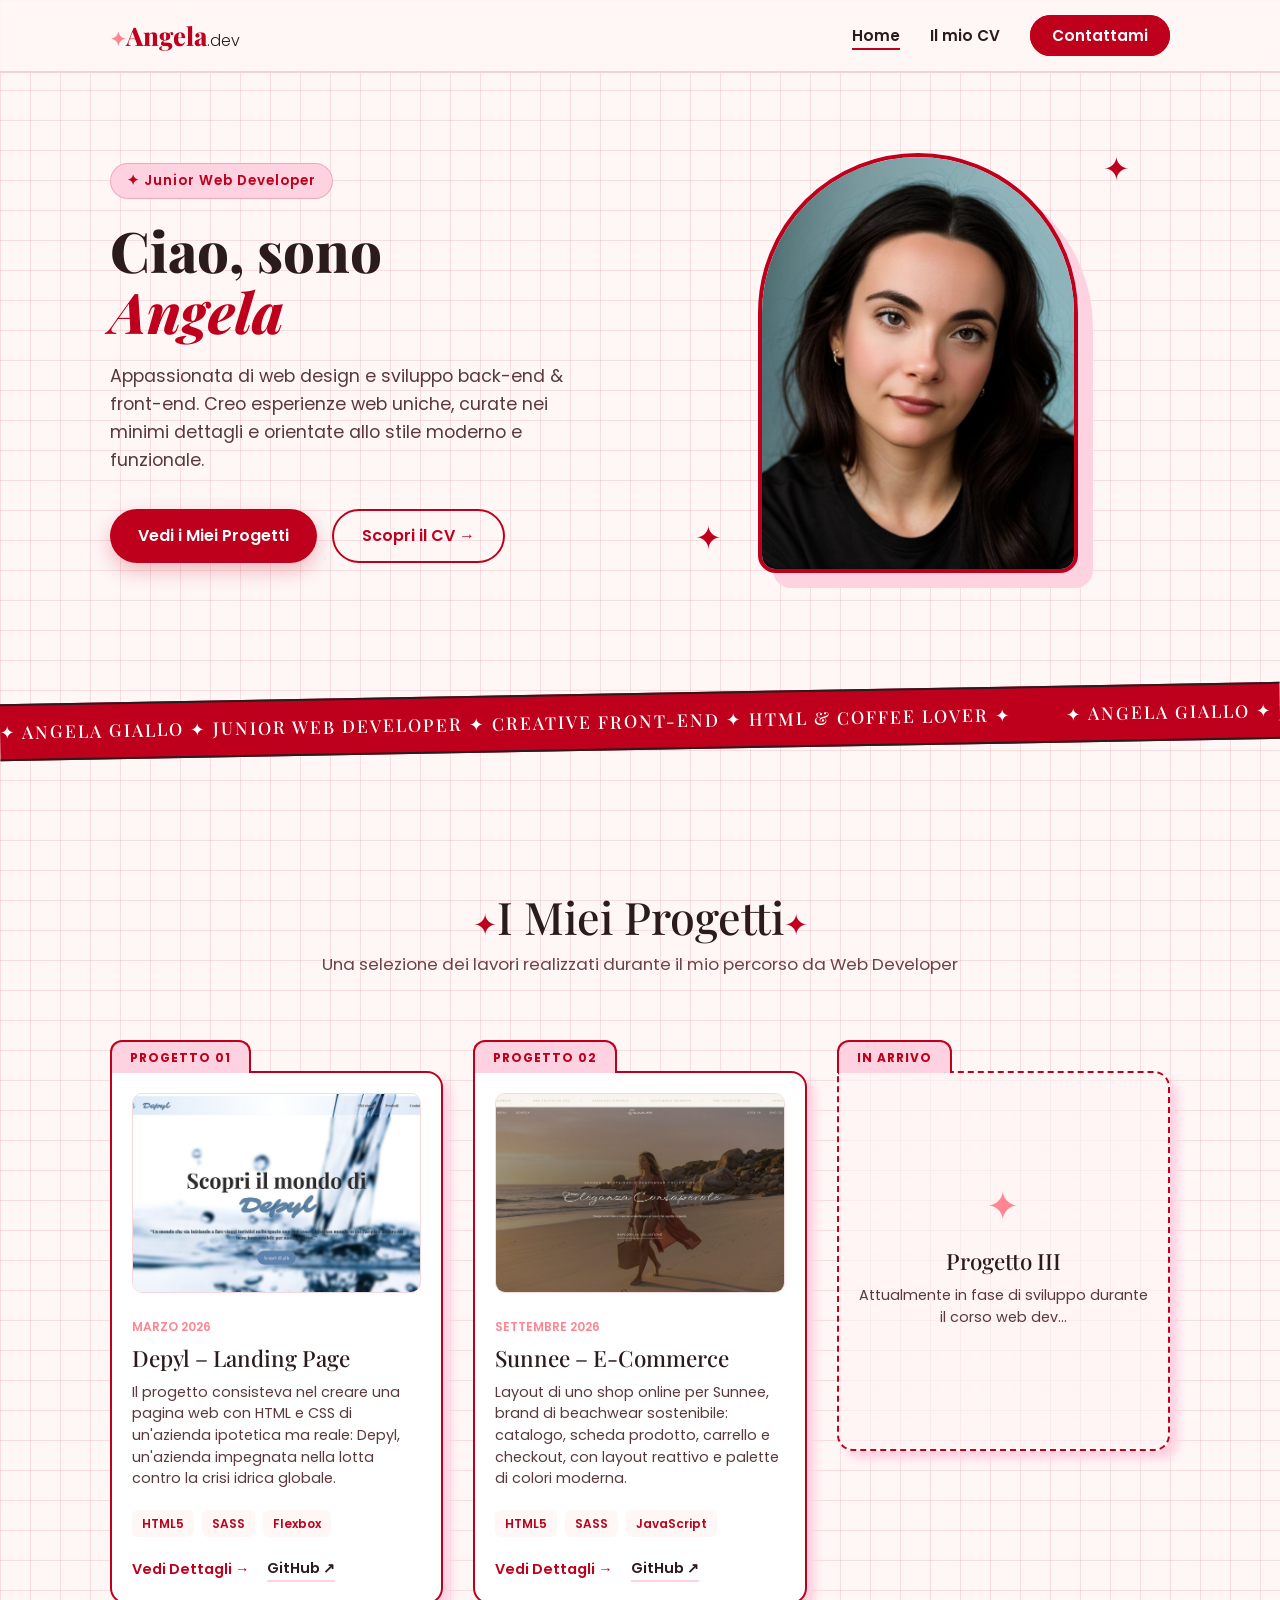
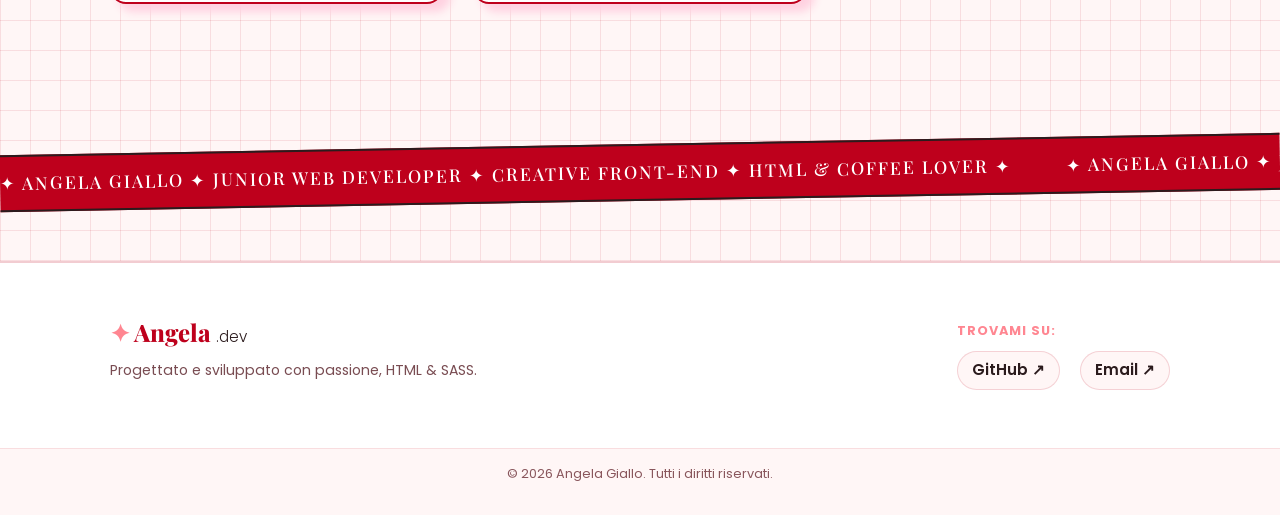
<file: index.html>
<!DOCTYPE html>
<html lang="it">
    <head>
        <meta charset="UTF-8">
        <meta name="viewport" content="width=device-width, initial-scale=1.0">
        <meta name="description" content="Portfolio di Angela Giallo - Web Developer">
        <title>Il Mio Portfolio | Web Developer</title> 
        <link rel="shortcut icon" href="assets/favicon/favicon.png" type="image/x-icon">
        <!-- Bootstrap 5 CSS -->
        <link href="https://cdn.jsdelivr.net/npm/bootstrap@5.3.3/dist/css/bootstrap.min.css" rel="stylesheet" integrity="sha384-QWTKZyjpPEjISv5WaRU9OFeRpok6YctnYmDr5pNlyT2bRjXh0JMhjY6hW+ALEwIH" crossorigin="anonymous">
        <link rel="stylesheet" href="assets/css/css/styles.css">
    </head>
    <body class="bg-grid-pattern">
        <!-- HEADER / NAVBAR -->
        <header class="navbar-sticky">
            <div class="nav-container">
                <!-- logo -->
                <a href="index.html" class="nav-logo">
                    <span class="sparkle">✦</span>Angela<span class="highlight">.dev</span>
                </a>

                <!-- bottone hamburger (visibile solo su mobile) -->
                <button class="nav-toggle" type="button" data-bs-toggle="collapse" data-bs-target="#menu-principale" aria-controls="menu-principale" aria-expanded="false" aria-label="Apri il menu">
                    <span></span>
                    <span></span>
                    <span></span>
                </button>

                <!-- menu di navigazione -->
                <nav class="nav-menu collapse" id="menu-principale">
                    <ul>
                        <li><a href="index.html" class="active">Home</a></li>
                        <li><a href="cv.html">Il mio CV</a></li>
                        <li><a href="contatti.html" class="btn-nav">Contattami</a></li>
                    </ul>
                </nav>
            </div>
        </header>

        <main>
            <!-- HERO SECTION -->
            <section class="hero-section">
                <div class="hero-container">
                    <!-- Colonna testo -->
                    <div class="hero-content">
                        <span class="badge-tag">✦ Junior Web Developer</span>
                        <h1 class="hero-title">Ciao, sono <br><span class="highlight-name">Angela</span></h1>
                        <p class="hero-description">
                            Appassionata di web design e sviluppo back-end & front-end. Creo esperienze web uniche, curate nei minimi dettagli
                            e orientate allo stile moderno e funzionale.
                        </p>
                        <div class="hero-button">
                            <a href="#progetti" class="btn-primary">Vedi i Miei Progetti</a>
                            <a href="cv.html" class="btn-secondary">Scopri il CV <span>→</span></a>
                        </div>
                    </div>

                    <!-- Colonna immagine profilo -->
                    <div class="hero-image-wrapper">
                        <div class="hero-image-card">
                            <img src="assets/img/photo-profile.jpg">
                            <span class="sparkle-deco sparkle-top">✦</span>
                            <span class="sparkle-deco sparkle-bottom">✦</span>
                        </div>
                    </div>
                </div>
            </section>

            <!-- MARQUEE TICKER BAR -->
            <div class="marquee-wrapper">
                <div class="marquee-content">
                <span>✦ ANGELA GIALLO ✦ JUNIOR WEB DEVELOPER ✦ CREATIVE FRONT-END ✦ HTML & COFFEE LOVER ✦</span>
                <span>✦ ANGELA GIALLO ✦ JUNIOR WEB DEVELOPER ✦ CREATIVE FRONT-END ✦ HTML & COFFEE LOVER ✦</span>
                </div>
            </div>

   
            <!-- SEZIONE PROGETTI -->
            <section id="progetti" class="projects-section">
                <div class="section-header">
                    <h2><span class="sparkle">✦</span>I Miei Progetti<span class="sparkle">✦</span></h2>
                    <p>Una selezione dei lavori realizzati durante il mio percorso da Web Developer</p>
                </div>

                    <!-- griglia progetti -->
                    <div class="projects-grid">
                        <!-- progetto 1 -->
                        <article class="project-card">
                            <div class="folder-tab">PROGETTO 01</div>
                            <div class="card-inner">
                                <div class="project-img">
                                    <img src="assets/img/progetti/depyl-hero.jpg" alt="Anteprima della landing page Depyl">
                                </div>
                                <div class="project-content">
                                    <span class="project-date">MARZO 2026</span>
                                    <h3>Depyl – Landing Page</h3>
                                    <p>Il progetto consisteva nel creare una pagina web con HTML e CSS di un'azienda ipotetica ma reale: Depyl, un'azienda impegnata nella lotta contro la crisi idrica globale.</p>
                                    <div class="tags">
                                        <span>HTML5</span>
                                        <span>SASS</span>
                                        <span>Flexbox</span>
                                    </div>
                                    <div class="project-links">
                                        <button type="button" class="btn-project" data-bs-toggle="modal" data-bs-target="#modal-depyl">Vedi Dettagli <span>→</span></button>
                                        <a href="https://github.com/angi3xD/Depyl" class="btn-github" target="_blank" rel="noopener">GitHub ↗</a>
                                    </div>
                                </div>
                            </div>
                        </article>

                        <!-- progetto 2 -->
                        <article class="project-card">
                            <div class="folder-tab">PROGETTO 02</div>
                            <div class="card-inner">
                                <div class="project-img">
                                    <img src="assets/img/progetti/sunnee-hero.jpg" alt="Anteprima dell'e-commerce Sunnee">
                                </div>
                                <div class="project-content">
                                    <span class="project-date">SETTEMBRE 2026</span>
                                    <h3>Sunnee – E-Commerce</h3>
                                    <p>Layout di uno shop online per Sunnee, brand di beachwear sostenibile: catalogo, scheda prodotto, carrello e checkout, con layout reattivo e palette di colori moderna.</p>
                                    <div class="tags">
                                        <span>HTML5</span>
                                        <span>SASS</span>
                                        <span>JavaScript</span>
                                    </div>
                                    <div class="project-links">
                                        <button type="button" class="btn-project" data-bs-toggle="modal" data-bs-target="#modal-sunnee">Vedi Dettagli <span>→</span></button>
                                        <a href="https://github.com/angi3xD/Sunnee" class="btn-github" target="_blank" rel="noopener">GitHub ↗</a>
                                    </div>
                                </div>
                            </div>
                        </article>

                        <!-- progetto 3 (In Arrivo) -->
                        <article class="project-card coming-soon">
                            <div class="folder-tab">IN ARRIVO</div>
                            <div class="card-inner">
                                <div class="project-content center-content">
                                    <span class="sparkle-big">✦</span>
                                    <h3>Progetto III</h3>
                                    <p>Attualmente in fase di sviluppo durante il corso web dev...</p>
                                </div>
                            </div>
                        </article>
                    </div>
            </section>

            <!-- ================= MARQUEE TICKER BAR ================= -->
            <div class="marquee-wrapper">
                <div class="marquee-content">
                <span>✦ ANGELA GIALLO ✦ JUNIOR WEB DEVELOPER ✦ CREATIVE FRONT-END ✦ HTML & COFFEE LOVER ✦</span>
                <span>✦ ANGELA GIALLO ✦ JUNIOR WEB DEVELOPER ✦ CREATIVE FRONT-END ✦ HTML & COFFEE LOVER ✦</span>
                </div>
            </div>      
        </main>

        <!-- FOOTER -->
        <footer class="main-footer">
            <div class="footer-container">
                <div class="footer-brand">
                    <a href="index.html" class="footer-logo">
                        <span class="sparkle">✦</span> Angela <span class="highlight">.dev</span>
                    </a>
                    <p>Progettato e sviluppato con passione, HTML & SASS.</p>
                </div>

                <div class="footer-socials">
                    <span>Trovami su:</span>
                    <ul>
                        <li><a href="https://github.com/angi3xD" target="_blank" rel="noopener">GitHub ↗</a></li>
                       <!-- Da riattivare quando il profilo è pronto <li><a href="https://linkedin.com" target="_blank" rel="noopener">LinkedIn ↗</a></li>-->
                        <li><a href="contatti.html">Email ↗</a></li>
                    </ul>
                </div>
            </div>

            <div class="footer-bottom">
                <p>© 2026 Angela Giallo. Tutti i diritti riservati.</p>
            </div>
        </footer>


        <!-- MODALE DEPYL – LANDING PAGE -->
        <div class="modal fade project-modal" id="modal-depyl" tabindex="-1" aria-labelledby="modal-depyl-title" aria-hidden="true">
            <div class="modal-dialog modal-xl modal-dialog-centered">
                <div class="modal-content">
                    <div class="modal-header">
                        <h3 class="modal-title" id="modal-depyl-title"><span class="sparkle">✦</span> Depyl – Landing Page</h3>
                        <button type="button" class="btn-close" data-bs-dismiss="modal" aria-label="Chiudi"></button>
                    </div>
                    <div class="modal-body">
                        <div id="carousel-depyl" class="carousel slide">
                            <div class="carousel-inner">
                            <div class="carousel-item active">
                                <div class="slide-frame">
                                    <img src="assets/img/progetti/depyl-hero.jpg" alt="Hero della landing page Depyl">
                                </div>
                                <p class="slide-caption">Hero – versione desktop</p>
                            </div>
                            <div class="carousel-item">
                                <div class="slide-frame slide-scroll">
                                    <img src="assets/img/progetti/depyl-pagina-completa.jpg" alt="Pagina completa Depyl">
                                </div>
                                <p class="slide-caption">Pagina completa (scorri per vederla tutta)</p>
                            </div>
                            <div class="carousel-item">
                                <div class="slide-frame">
                                    <img src="assets/img/progetti/depyl-mobile.jpg" alt="Depyl su mobile">
                                </div>
                                <p class="slide-caption">Versione mobile</p>
                            </div>
                            </div>
                            <button class="carousel-control-prev" type="button" data-bs-target="#carousel-depyl" data-bs-slide="prev">
                                <span class="carousel-control-prev-icon" aria-hidden="true"></span>
                                <span class="visually-hidden">Precedente</span>
                            </button>
                            <button class="carousel-control-next" type="button" data-bs-target="#carousel-depyl" data-bs-slide="next">
                                <span class="carousel-control-next-icon" aria-hidden="true"></span>
                                <span class="visually-hidden">Successiva</span>
                            </button>
                        </div>
                    </div>
                    <div class="modal-footer">
                        <a href="https://github.com/angi3xD/Depyl" class="btn-modal-github" target="_blank" rel="noopener">Vedi il codice su GitHub ↗</a>
                    </div>
                </div>
            </div>
        </div>

        <!-- MODALE SUNNEE – E-COMMERCE -->
        <div class="modal fade project-modal" id="modal-sunnee" tabindex="-1" aria-labelledby="modal-sunnee-title" aria-hidden="true">
            <div class="modal-dialog modal-xl modal-dialog-centered">
                <div class="modal-content">
                    <div class="modal-header">
                        <h3 class="modal-title" id="modal-sunnee-title"><span class="sparkle">✦</span> Sunnee – E-Commerce</h3>
                        <button type="button" class="btn-close" data-bs-dismiss="modal" aria-label="Chiudi"></button>
                    </div>
                    <div class="modal-body">
                        <div id="carousel-sunnee" class="carousel slide">
                            <div class="carousel-inner">
                            <div class="carousel-item active">
                                <div class="slide-frame">
                                    <img src="assets/img/progetti/sunnee-hero.jpg" alt="Homepage Sunnee">
                                </div>
                                <p class="slide-caption">Homepage</p>
                            </div>
                            <div class="carousel-item">
                                <div class="slide-frame">
                                    <img src="assets/img/progetti/sunnee-shop.jpg" alt="Catalogo prodotti Sunnee">
                                </div>
                                <p class="slide-caption">Catalogo prodotti</p>
                            </div>
                            <div class="carousel-item">
                                <div class="slide-frame">
                                    <img src="assets/img/progetti/sunnee-prodotto.jpg" alt="Scheda prodotto Sunnee">
                                </div>
                                <p class="slide-caption">Scheda prodotto</p>
                            </div>
                            <div class="carousel-item">
                                <div class="slide-frame">
                                    <img src="assets/img/progetti/sunnee-checkout.jpg" alt="Checkout Sunnee">
                                </div>
                                <p class="slide-caption">Checkout</p>
                            </div>
                            <div class="carousel-item">
                                <div class="slide-frame">
                                    <img src="assets/img/progetti/sunnee-mobile.jpg" alt="Sunnee su mobile">
                                </div>
                                <p class="slide-caption">Versione mobile: home, catalogo e carrello</p>
                            </div>
                            </div>
                            <button class="carousel-control-prev" type="button" data-bs-target="#carousel-sunnee" data-bs-slide="prev">
                                <span class="carousel-control-prev-icon" aria-hidden="true"></span>
                                <span class="visually-hidden">Precedente</span>
                            </button>
                            <button class="carousel-control-next" type="button" data-bs-target="#carousel-sunnee" data-bs-slide="next">
                                <span class="carousel-control-next-icon" aria-hidden="true"></span>
                                <span class="visually-hidden">Successiva</span>
                            </button>
                        </div>
                    </div>
                    <div class="modal-footer">
                        <a href="https://github.com/angi3xD/Sunnee" class="btn-modal-github" target="_blank" rel="noopener">Vedi il codice su GitHub ↗</a>
                    </div>
                </div>
            </div>
        </div>

        <!-- Bootstrap 5 Bundle JS -->
        <script src="https://cdn.jsdelivr.net/npm/bootstrap@5.3.3/dist/js/bootstrap.bundle.min.js" integrity="sha384-YvpcrYf0tY3lHB60NNkmXc5s9fDVZLESaAA55NDzOxhy9GkcIdslK1eN7N6jIeHz" crossorigin="anonymous"></script>    
    </body>
</html>
</file>
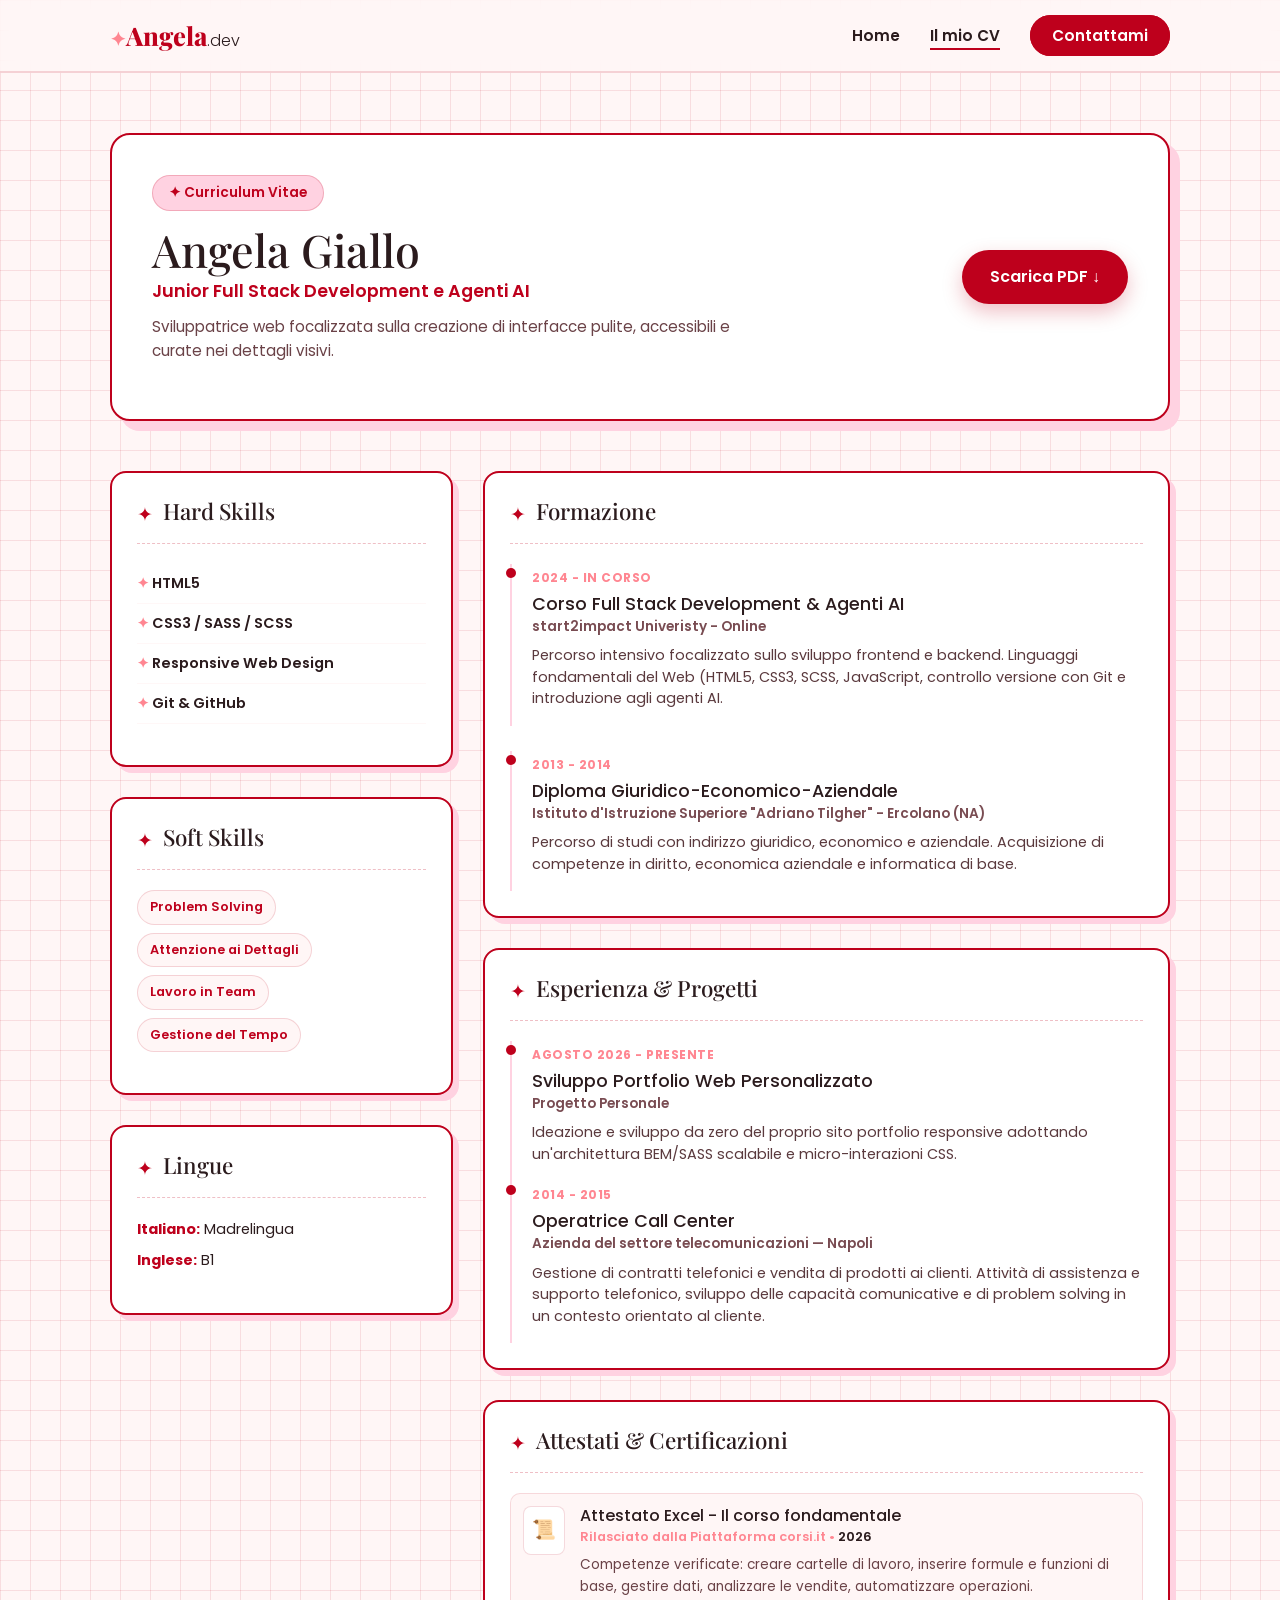
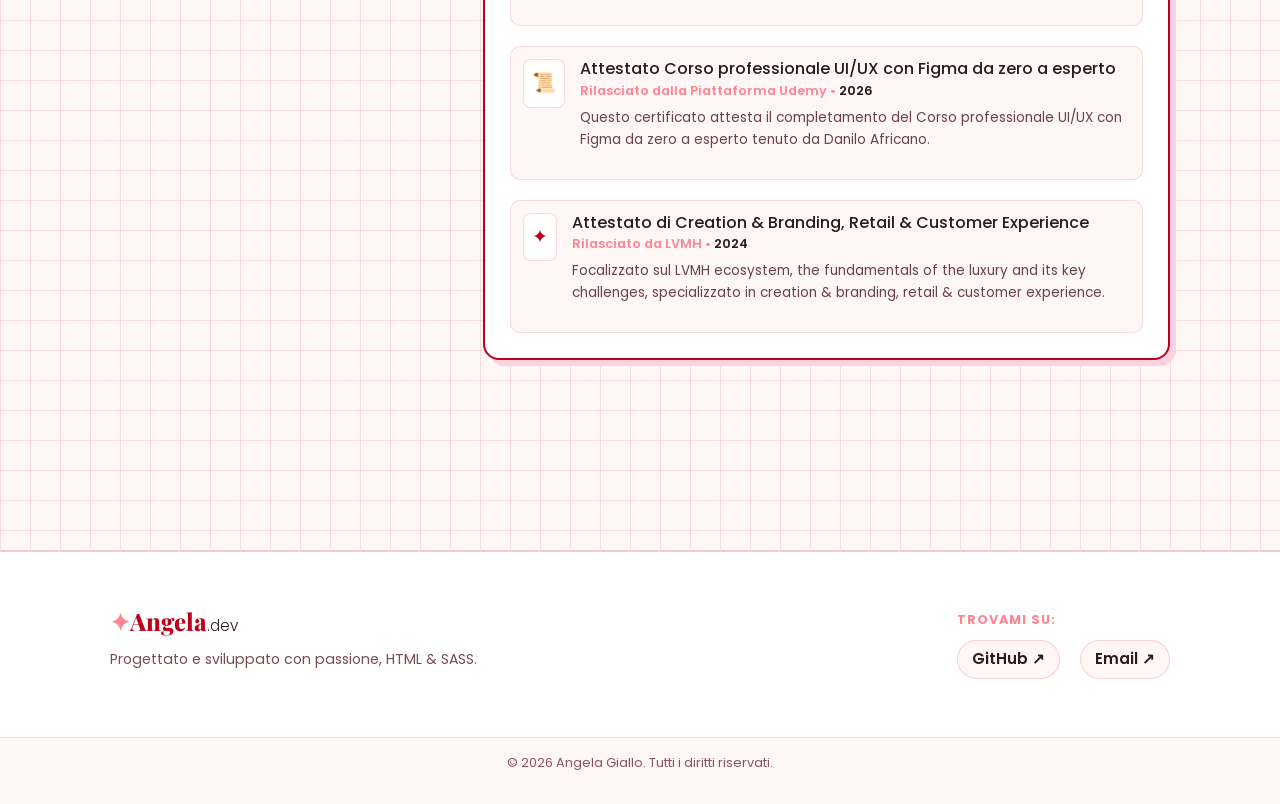
<file: cv.html>
<!DOCTYPE html>
<html lang="it">
  <head>
    <meta charset="UTF-8">
    <meta name="viewport" content="width=device-width, initial-scale=1.0">
    <title>Curriculum Vitae | Angela Giallo</title>
    <link rel="shortcut icon" href="assets/favicon/favicon.png" type="image/x-icon">
    <link rel="preconnect" href="https://fonts.googleapis.com">
    <link rel="preconnect" href="https://fonts.gstatic.com" crossorigin>
    <link href="https://fonts.googleapis.com/css2?family=Playfair+Display:ital,wght@0,600;0,800;1,600&family=Plus+Jakarta+Sans:wght@400;500;600;700&display=swap" rel="stylesheet">
    <!-- Bootstrap 5 CSS -->
    <link href="https://cdn.jsdelivr.net/npm/bootstrap@5.3.3/dist/css/bootstrap.min.css" rel="stylesheet" integrity="sha384-QWTKZyjpPEjISv5WaRU9OFeRpok6YctnYmDr5pNlyT2bRjXh0JMhjY6hW+ALEwIH" crossorigin="anonymous">
    <link rel="stylesheet" href="assets/css/css/styles.css">
  </head>
  <body class="bg-grid-pattern">
    <!-- HEADER / NAVBAR -->
    <header class="navbar-sticky">
      <div class="nav-container">
        <a href="index.html" class="nav-logo">
          <span class="sparkle">✦</span>Angela<span class="highlight">.dev</span>
        </a>

        <!-- Bottone hamburger (visibile solo su mobile) -->
        <button class="nav-toggle" type="button" data-bs-toggle="collapse" data-bs-target="#menu-principale" aria-controls="menu-principale" aria-expanded="false" aria-label="Apri il menu">
          <span></span>
          <span></span>
          <span></span>
        </button>

              
        <nav class="nav-menu collapse" id="menu-principale">
          <ul>
            <li><a href="index.html">Home</a></li>
            <li><a href="cv.html" class="active">Il mio CV</a></li>
            <li><a href="contatti.html" class="btn-nav">Contattami</a></li>
          </ul>
        </nav>
      </div>
    </header>

      <!--  CONTENUTO CV -->
      <main class="cv-section">
        <div class="cv-container">
        
        <!-- Intestazione CV -->
          <header class="cv-header-card">
            <div class="cv-intro">
                <span class="badge-tag">✦ Curriculum Vitae</span>
              <h1>Angela Giallo</h1>
              <h2>Junior Full Stack Development e Agenti AI</h2>
              <p>Sviluppatrice web focalizzata sulla creazione di interfacce pulite, accessibili e curate nei dettagli visivi.</p>
            </div>

            <div class="cv-action">
              <a href="assets/docs/Angela_Giallo_CV.pdf" class="btn-primary" download="Angela_Giallo_CV.pdf">Scarica PDF <span>↓</span></a>
            </div>
          </header>

        <!-- Griglia Contenuti CV -->
          <div class="cv-grid">
          
          <!-- Colonna Sinistra: Skills & Lingue -->
          <aside class="cv-sidebar">
            
            <!-- Box Competenze Tecniche -->
            <div class="cv-card">
              <div class="card-title">
                <span class="sparkle">✦</span>
                <h3>Hard Skills</h3>
              </div>
              <ul class="skills-list">
                <li><span>HTML5</span></li>
                <li><span>CSS3 / SASS / SCSS</span></li>
                <li><span>Responsive Web Design</span></li>
                <li><span>Git & GitHub</span></li>
              </ul>
            </div>

            <!-- Box Soft Skills -->
            <div class="cv-card">
              <div class="card-title">
                <span class="sparkle">✦</span>
                <h3>Soft Skills</h3>
              </div>
              <ul class="tags-list">
                <li>Problem Solving</li>
                <li>Attenzione ai Dettagli</li>
                <li>Lavoro in Team</li>
                <li>Gestione del Tempo</li>
              </ul>
            </div>

            <!-- Box Lingue -->
            <div class="cv-card">
              <div class="card-title">
                <span class="sparkle">✦</span>
                <h3>Lingue</h3>
              </div>
              <ul class="languages-list">
                <li><strong>Italiano:</strong> Madrelingua</li>
                <li><strong>Inglese:</strong> B1</li>
              </ul>
            </div>

          </aside>

          <!-- Colonna Destra: Formazione ed Esperienza -->
          <section class="cv-main-content">
            
            <!-- Sezione Formazione -->
            <div class="cv-card">
              <div class="card-title">
                <span class="sparkle">✦</span>
                <h3>Formazione</h3>
              </div>
              
              <div class="timeline">
                <div class="timeline-item">
                  <span class="timeline-date">2024 - IN CORSO</span>
                  <h4>Corso Full Stack Development & Agenti AI</h4>
                  <p class="timeline-place">start2impact Univeristy - Online</p>
                  <p>Percorso intensivo focalizzato sullo sviluppo frontend e backend. Linguaggi fondamentali del Web (HTML5, CSS3, SCSS, JavaScript, controllo versione con Git e introduzione agli agenti AI.</p>
                </div>

                <div class="timeline-item">
                  <span class="timeline-date">2013 - 2014</span>
                  <h4>Diploma Giuridico-Economico-Aziendale</h4>
                  <p class="timeline-place">Istituto d'Istruzione Superiore "Adriano Tilgher" - Ercolano (NA)</p>
                  <p>Percorso di studi con indirizzo giuridico, economico e aziendale. Acquisizione di competenze in diritto, economica aziendale e informatica di base.</p>
                </div>
              </div>
            </div>

            <!-- Sezione Esperienze / Progetti -->
            <div class="cv-card">
              <div class="card-title">
                <span class="sparkle">✦</span>
                <h3>Esperienza & Progetti</h3>
              </div>
              
              <div class="timeline">
                <div class="timeline-item">
                  <span class="timeline-date">AGOSTO 2026 - PRESENTE</span>
                  <h4>Sviluppo Portfolio Web Personalizzato</h4>
                  <p class="timeline-place">Progetto Personale</p>
                  <p>Ideazione e sviluppo da zero del proprio sito portfolio responsive adottando un'architettura BEM/SASS scalabile e micro-interazioni CSS.</p>
                </div>
              </div>

              <div class="timeline">
                <div class="timeline-item">
                  <span class="timeline-date">2014 - 2015 </span>
                  <h4>Operatrice Call Center</h4>
                  <p class="timeline-place">Azienda del settore telecomunicazioni — Napoli</p>
                  <p>Gestione di contratti telefonici e vendita di prodotti ai clienti. Attività di assistenza e supporto telefonico, sviluppo delle capacità comunicative e di problem solving in un contesto orientato al cliente.</p>
                </div>
              </div>
            </div>

            <!-- Sezione Attestati & Certificazioni -->
            <div class="cv-card">
              <div class="card-title">
                <span class="sparkle">✦</span>
                <h3>Attestati & Certificazioni</h3>
              </div>
              
              <div class="certificates-list">
                <div class="cert-item">
                  <div class="cert-icon">📜</div>
                  <div class="cert-info">
                    <h4>Attestato Excel - Il corso fondamentale </h4>
                    <p class="cert-issuer">Rilasciato dalla Piattaforma corsi.it • <span>2026</span></p>
                    <p class="cert-desc">Competenze verificate: creare cartelle di lavoro, inserire formule e funzioni di base, gestire dati, analizzare le vendite, automatizzare operazioni.</p>
                  </div>
                </div>

                  <div class="cert-item">
                  <div class="cert-icon">📜</div>
                  <div class="cert-info">
                    <h4>Attestato Corso professionale UI/UX con Figma da zero a esperto </h4>
                    <p class="cert-issuer">Rilasciato dalla Piattaforma Udemy • <span>2026</span></p>
                    <p class="cert-desc">Questo certificato attesta il completamento del Corso professionale UI/UX con Figma da zero a esperto tenuto da Danilo Africano. </p>
                  </div>
                </div>

                <div class="cert-item">
                  <div class="cert-icon">✦</div>
                  <div class="cert-info">
                    <h4>Attestato di Creation & Branding, Retail & Customer Experience</h4>
                    <p class="cert-issuer">Rilasciato da LVMH • <span>2024</span></p>
                    <p class="cert-desc">Focalizzato sul LVMH ecosystem, the fundamentals of the luxury and its key challenges, specializzato in creation & branding, retail & customer experience.</p>
                  </div>
                </div>

              </div>
            </div>
          </section>
        </div>
      </div>
    </main>

    <!-- FOOTER -->
    <footer class="main-footer">
      <div class="footer-container">
        <div class="footer-brand">
          <a href="index.html" class="footer-logo">
            <span class="sparkle">✦</span>Angela<span class="highlight">.dev</span>
          </a>
            <p>Progettato e sviluppato con passione, HTML & SASS.</p>
        </div>
        <div class="footer-socials">
          <span>Trovami su:</span>
            <ul>
              <li><a href="https://github.com/angi3xD" target="_blank" rel="noopener">GitHub ↗</a></li>
              <!-- Da riattivare quando il profilo è pronto <li><a href="https://linkedin.com" target="_blank" rel="noopener">LinkedIn ↗</a></li>-->
              <li><a href="contatti.html">Email ↗</a></li>
            </ul>
        </div>
      </div>
        <div class="footer-bottom">
          <p>© 2026 Angela Giallo. Tutti i diritti riservati.</p>
        </div>
    </footer>

    <!-- Bootstrap 5 Bundle JS -->
    <script src="https://cdn.jsdelivr.net/npm/bootstrap@5.3.3/dist/js/bootstrap.bundle.min.js" integrity="sha384-YvpcrYf0tY3lHB60NNkmXc5s9fDVZLESaAA55NDzOxhy9GkcIdslK1eN7N6jIeHz" crossorigin="anonymous"></script>
  </body>
</html>
</file>
<file: assets/css/css/styles.css>
@charset "UTF-8";
@import url("https://fonts.googleapis.com/css2?family=Playfair+Display:ital,wght@0,600;0,800;1,400&family=Poppins:wght@300;400;600&display=swap");
*, *::before, *::after {
  box-sizing: border-box;
  margin: 0;
  padding: 0;
}

body {
  font-family: "Poppins", sans-serif;
  background-color: #FFF6F6;
  color: #2B1B1D;
  line-height: 1.6;
  overflow-x: hidden;
}

a {
  text-decoration: none;
  color: inherit;
  transition: all 0.3s ease-in-out;
}

ul {
  list-style: none;
}

img {
  max-width: 100%;
  display: block;
}

.navbar-sticky {
  position: sticky;
  top: 0;
  z-index: 1000;
  padding: 15px 0;
  backdrop-filter: blur(8px);
  background-color: rgba(255, 246, 246, 0.85);
  border-bottom: 2px solid rgba(190, 0, 28, 0.15);
  transition: all 0.3s ease-in-out;
}
.navbar-sticky .nav-container {
  max-width: 1100px;
  margin: 0 auto;
  padding: 0 20px;
  display: flex;
  justify-content: space-between;
  align-items: center;
}
.navbar-sticky .nav-logo {
  font-family: "Playfair Display", serif;
  font-size: 1.6rem;
  font-weight: 800;
  color: #BE001C;
}
.navbar-sticky .nav-logo .sparkle {
  color: #FF8691;
  font-size: 1.2rem;
}
.navbar-sticky .nav-logo .highlight {
  font-family: "Poppins", sans-serif;
  font-size: 1rem;
  font-weight: 300;
  color: #2B1B1D;
}
.navbar-sticky .nav-logo:hover {
  transform: scale(1.03);
}
.navbar-sticky .nav-menu ul {
  display: flex;
  align-items: center;
  gap: 30px;
  margin: 0;
  padding: 0;
  list-style: none;
}
.navbar-sticky .nav-menu a {
  font-weight: 600;
  font-size: 0.95rem;
  color: #2B1B1D;
  position: relative;
}
.navbar-sticky .nav-menu a::after {
  content: "";
  position: absolute;
  bottom: -4px;
  left: 0;
  width: 0%;
  height: 2px;
  background-color: #BE001C;
  transition: all 0.3s ease-in-out;
}
.navbar-sticky .nav-menu a:hover::after, .navbar-sticky .nav-menu a.active::after {
  width: 100%;
}
.navbar-sticky .nav-menu a:hover {
  color: #BE001C;
}
.navbar-sticky .nav-menu .btn-nav {
  background-color: #BE001C;
  color: white !important;
  padding: 8px 20px;
  border-radius: 50px;
  border: 2px solid #BE001C;
}
.navbar-sticky .nav-menu .btn-nav::after {
  display: none;
}
.navbar-sticky .nav-menu .btn-nav:hover {
  background-color: transparent;
  color: #BE001C !important;
  box-shadow: 0 4px 15px rgba(190, 0, 28, 0.3);
}

.hero-section {
  padding: 80px 20px;
  max-width: 1100px;
  margin: 0 auto;
}
.hero-section .hero-container {
  display: flex;
  align-items: center;
  justify-content: space-between;
  gap: 50px;
}
@media (max-width: 768px) {
  .hero-section .hero-container {
    flex-direction: column-reverse;
    text-align: center;
  }
}
.hero-section .hero-content {
  flex: 1;
}
.hero-section .hero-content .badge-tag {
  display: inline-block;
  background-color: #FFD2E1;
  color: #BE001C;
  font-weight: 600;
  font-size: 0.85rem;
  padding: 6px 16px;
  border-radius: 20px;
  margin-bottom: 20px;
  letter-spacing: 1px;
  border: 1px solid rgba(190, 0, 28, 0.2);
}
.hero-section .hero-content .hero-title {
  font-family: "Playfair Display", serif;
  font-size: 3.5rem;
  line-height: 1.1;
  font-weight: 800;
  margin-bottom: 20px;
  color: #2B1B1D;
}
.hero-section .hero-content .hero-title .highlight-name {
  color: #BE001C;
  font-style: italic;
}
@media (max-width: 768px) {
  .hero-section .hero-content .hero-title {
    font-size: 2.5rem;
  }
}
.hero-section .hero-content .hero-description {
  font-size: 1.1rem;
  color: rgb(89.9928571429, 56.5071428571, 60.6928571429);
  margin-bottom: 35px;
  max-width: 500px;
}
.hero-section .hero-content .hero-button {
  display: flex;
  gap: 15px;
}
@media (max-width: 768px) {
  .hero-section .hero-content .hero-button {
    justify-content: center;
  }
}
.hero-section .hero-content .btn-secondary {
  background-color: transparent;
  color: #BE001C;
  border: 2px solid #BE001C;
  padding: 12px 28px;
  border-radius: 50px;
  font-weight: 600;
}
.hero-section .hero-content .btn-secondary:hover {
  background-color: #FFD2E1;
  transform: translateY(-3px);
}
.hero-section .hero-image-wrapper {
  position: relative;
  flex: 1;
  display: flex;
  justify-content: center;
}
.hero-section .hero-image-wrapper .hero-image-card {
  width: 320px;
  height: 420px;
  border-radius: 180px 180px 20px 20px;
  overflow: hidden;
  border: 4px solid #BE001C;
  box-shadow: 15px 15px 0px #FFD2E1;
  transition: all 0.3s ease-in-out;
}
.hero-section .hero-image-wrapper .hero-image-card img {
  width: 100%;
  height: 100%;
  -o-object-fit: cover;
     object-fit: cover;
}
.hero-section .hero-image-wrapper .hero-image-card:hover {
  transform: translateY(-5px, -5px);
  box-shadow: 20px 20px 0px #FF8691;
}
.hero-section .hero-image-wrapper .sparkle-deco {
  position: absolute;
  color: #BE001C;
  font-size: 2rem;
  animation: pulse 2s infinite ease-in-out;
}
.hero-section .hero-image-wrapper .sparkle-top {
  top: -10px;
  right: 40px;
}
.hero-section .hero-image-wrapper .sparkle-bottom {
  bottom: 10px;
  left: 30px;
}

@keyframes pulse {
  0%, 100% {
    transform: scale(1);
    opacity: 1;
  }
  50% {
    transform: scale(1.3);
    opacity: 0.6;
  }
}
.projects-section {
  padding: 100px 20px;
  max-width: 1100px;
  margin: 0 auto;
}
.projects-section .section-header {
  text-align: center;
  margin-bottom: 60px;
}
.projects-section .section-header .sparkle {
  color: #BE001C;
  font-size: 1.8rem;
}
.projects-section .section-header h2 {
  font-family: "Playfair Display", serif;
  font-size: 2.8rem;
  color: #2B1B1D;
  margin-right: 10px 0;
}
.projects-section .section-header p {
  color: rgb(105.6571428571, 66.3428571429, 71.2571428571);
  font-size: 1.05rem;
}
.projects-section .projects-grid {
  display: grid;
  grid-template-columns: repeat(auto-fit, minmax(300px, 1fr));
  gap: 40px 30px;
}
.projects-section .project-card {
  position: relative;
  transition: all 0.3s ease-in-out;
}
.projects-section .project-card .folder-tab {
  display: inline-block;
  background-color: #FFD2E1;
  color: #BE001C;
  font-weight: 700;
  font-size: 0.75rem;
  letter-spacing: 1px;
  padding: 6px 18px;
  border-radius: 12px 12px 0 0;
  border: 2px solid #BE001C;
  border-bottom: none;
  transform: translateY(2px);
}
.projects-section .project-card .card-inner {
  background-color: #FFFFFF;
  border: 2px solid #BE001C;
  border-radius: 0 16px 16px 16px;
  padding: 20px;
  box-shadow: 8px 8px 8px #FFD2E1;
  transition: transform 0.3s cubic-bezier(0.25, 1, 0.5, 1), box-shadow 0.3s cubic-bezier(0.25, 1, 0.5, 1);
}
.projects-section .project-card .project-img {
  height: 200px;
  border-radius: 10px;
  overflow: hidden;
  border: 1px solid rgba(190, 0, 28, 0.15);
  margin-bottom: 20px;
}
.projects-section .project-card .project-img img {
  width: 100%;
  height: 100%;
  -o-object-fit: cover;
     object-fit: cover;
}
.projects-section .project-card .project-content .project-date {
  font-size: 0.75rem;
  font-weight: 600;
  color: #FF8691;
}
.projects-section .project-card .project-content h3 {
  font-family: "Playfair Display", serif;
  font-size: 1.4rem;
  margin: 6px 0 10px;
  color: #2B1B1D;
}
.projects-section .project-card .project-content p {
  font-size: 0.9rem;
  color: rgb(89.9928571429, 56.5071428571, 60.6928571429);
  margin-bottom: 20px;
  line-height: 1.5;
}
.projects-section .project-card .project-content .tags {
  display: flex;
  flex-wrap: wrap;
  gap: 8px;
  margin-bottom: 20px;
}
.projects-section .project-card .project-content .tags span {
  background-color: #FFF6F6;
  color: #BE001C;
  font-size: 0.75rem;
  font-weight: 600;
  padding: 4px 10px;
  border-radius: 6px;
}
.projects-section .project-card .project-content .btn-project {
  display: inline-block;
  font-weight: 600;
  font-size: 0.9rem;
  color: #BE001C;
}
.projects-section .project-card .project-content .btn-project span {
  transform: transform 0.3s ease;
  display: inline-block;
}
.projects-section .project-card .project-content .btn-project a:hover span {
  transform: translateX(5px);
}
.projects-section .project-card:hover {
  transform: translateY(-6px);
}
.projects-section .project-card:hover .card-inner {
  box-shadow: 12px 12px 0px #FF8691;
}
.projects-section .coming-soon .card-inner {
  background-color: rgba(255, 246, 246, 0.6);
  border-style: dashed;
  display: flex;
  align-items: center;
  justify-content: center;
  min-height: 380px;
  text-align: center;
}
.projects-section .coming-soon .sparkle-big {
  font-size: 2.5rem;
  color: #FF8691;
  display: block;
  margin-bottom: 10px;
}

.main-footer {
  background-color: #FFFFFF;
  border-top: 2px solid rgba(190, 0, 28, 0.2);
  margin-top: 60px;
}
.main-footer .footer-container {
  max-width: 1100px;
  margin: 0 auto;
  padding: 50px 20px;
  display: flex;
  justify-content: space-between;
  align-items: center;
  flex-wrap: wrap;
  gap: 30px;
}
@media (max-width: 768px) {
  .main-footer .footer-container {
    flex-direction: column;
    text-align: center;
  }
}
.main-footer .footer-brand .footer-logo {
  font-family: "Playfair Display", serif;
  font-size: 1.5rem;
  font-weight: 800;
  color: #BE001C;
}
.main-footer .footer-brand .footer-logo .sparkle {
  color: #FF8691;
}
.main-footer .footer-brand .footer-logo .highlight {
  font-family: "Poppins", sans-serif;
  font-size: 0.95rem;
  font-weight: 300;
  color: #2B1B1D;
}
.main-footer .footer-brand p {
  margin-top: 8px;
  font-size: 0.88rem;
  color: rgb(121.3214285714, 76.1785714286, 81.8214285714);
}
.main-footer .footer-socials span {
  font-size: 0.8rem;
  font-weight: 700;
  text-transform: uppercase;
  letter-spacing: 1px;
  color: #FF8691;
  display: block;
  margin-bottom: 10px;
}
.main-footer .footer-socials ul {
  display: flex;
  gap: 20px;
  list-style-type: none;
  padding: 0;
  margin: 0;
}
@media (max-width: 768px) {
  .main-footer .footer-socials ul {
    justify-content: center;
  }
}
.main-footer .footer-socials ul li a {
  display: inline-block;
  font-weight: 600;
  font-size: 0.95rem;
  color: #2B1B1D;
  padding: 6px 14px;
  background-color: #FFF6F6;
  border-radius: 20px;
  border: 1px solid rgba(190, 0, 28, 0.15);
  text-decoration: none;
  transition: all 0.3s ease;
}
.main-footer .footer-socials ul li a:hover {
  background-color: #FFD2E1;
  color: #BE001C;
  transform: translateY(-2px);
}
.main-footer .footer-bottom {
  background-color: #FFF6F6;
  border-top: 1px solid rgba(190, 0, 28, 0.1);
  text-align: center;
  padding: 15px 20px;
}
.main-footer .footer-bottom p {
  font-size: 0.8rem;
  color: rgb(136.9857142857, 86.0142857143, 92.3857142857);
}

.contact-section {
  padding: 80px 20px 100px;
  max-width: 1100px;
  margin: 0 auto;
}
.contact-section .contact-container {
  display: flex;
  justify-content: space-between;
  align-items: flex-start;
  gap: 60px;
}
@media (max-width: 850px) {
  .contact-section .contact-container {
    flex-direction: column;
    gap: 40px;
  }
}
.contact-section .contact-info {
  flex: 1;
}
.contact-section .contact-info .badge-tag {
  display: inline-block;
  background-color: #FFD2E1;
  color: #BE001C;
  font-weight: 600;
  font-size: 0.85rem;
  padding: 6px 16px;
  border-radius: 20px;
  margin-bottom: 20px;
  border: 1px solid rgba(190, 0, 28, 0.2);
}
.contact-section .contact-info .contact-title {
  font-family: "Playfair Display", serif;
  font-size: 3.2rem;
  line-height: 1.1;
  color: #2B1B1D;
  margin-bottom: 20px;
}
.contact-section .contact-info .contact-title .highlight-text {
  color: #BE001C;
  font-style: italic;
}
.contact-section .contact-info .contact-desc {
  font-size: 1.05rem;
  color: rgb(89.9928571429, 56.5071428571, 60.6928571429);
  margin-bottom: 35px;
  line-height: 1.6;
}
.contact-section .contact-info .info-boxes {
  display: flex;
  flex-direction: column;
  gap: 20px;
}
.contact-section .contact-info .info-boxes .info-card {
  display: flex;
  align-items: center;
  gap: 15px;
  background-color: #FFFFFF;
  padding: 16px 20px;
  border-radius: 12px;
  border: 1px solid rgba(190, 0, 28, 0.15);
  box-shadow: 4px 4px 0px #FFD2E1;
}
.contact-section .contact-info .info-boxes .info-card .info-icon {
  font-size: 1.4rem;
  color: #BE001C;
  background-color: #FFF6F6;
  width: 45px;
  height: 45px;
  display: flex;
  align-items: center;
  justify-content: center;
  border-radius: 50%;
}
.contact-section .contact-info .info-boxes .info-card strong {
  display: block;
  font-size: 0.85rem;
  color: #FF8691;
  text-transform: uppercase;
  letter-spacing: 0.5px;
}
.contact-section .contact-info .info-boxes .info-card p {
  font-weight: 600;
  color: #2B1B1D;
  font-size: 0.95rem;
}
.contact-section .contact-form-wrapper {
  flex: 1.2;
  width: 100%;
}
.contact-section .contact-form-wrapper .form-folder-tab {
  display: inline-block;
  background-color: #FFD2E1;
  color: #BE001C;
  font-weight: 700;
  font-size: 0.75rem;
  letter-spacing: 1px;
  padding: 6px 18px;
  border-radius: 12px 12px 0 0;
  border: 2px solid #BE001C;
  border-bottom: none;
  transform: translateY(2px);
}
.contact-section .contact-form-wrapper .contact-form {
  background-color: #FFFFFF;
  border: 2px solid #BE001C;
  border-radius: 0 16px 16px 16px;
  padding: 35px 30px;
  box-shadow: 10px 10px 0px #FFD2E1;
}
.contact-section .contact-form-wrapper .contact-form .form-group {
  margin-bottom: 22px;
}
.contact-section .contact-form-wrapper .contact-form .form-group label {
  display: block;
  font-weight: 600;
  font-size: 0.88rem;
  color: #2B1B1D;
  margin-bottom: 8px;
}
.contact-section .contact-form-wrapper .contact-form .form-group input,
.contact-section .contact-form-wrapper .contact-form .form-group textarea {
  width: 100%;
  padding: 12px 16px;
  font-family: "Poppins", sans-serif;
  font-size: 0.95rem;
  color: #2B1B1D;
  background-color: #FFF6F6;
  border: 1.5px solid rgba(190, 0, 28, 0.2);
  border-radius: 10px;
  outline: none;
  transition: all 0.3s ease-in-out;
}
.contact-section .contact-form-wrapper .contact-form .form-group input::-moz-placeholder, .contact-section .contact-form-wrapper .contact-form .form-group textarea::-moz-placeholder {
  color: rgb(173.8071428571, 125.6928571429, 131.7071428571);
}
.contact-section .contact-form-wrapper .contact-form .form-group input::placeholder,
.contact-section .contact-form-wrapper .contact-form .form-group textarea::placeholder {
  color: rgb(173.8071428571, 125.6928571429, 131.7071428571);
}
.contact-section .contact-form-wrapper .contact-form .form-group input:focus,
.contact-section .contact-form-wrapper .contact-form .form-group textarea:focus {
  border-color: #BE001C;
  background-color: #FFFFFF;
  box-shadow: 0 0 0 3px rgba(190, 0, 28, 0.15);
}
.contact-section .contact-form-wrapper .contact-form .form-group textarea {
  resize: vertical;
  min-height: 120px;
}
.contact-section .contact-form-wrapper .contact-form .btn-submit {
  width: 100%;
  background-color: #BE001C;
  color: #FFFFFF;
  border: none;
  padding: 14px 28px;
  border-radius: 50px;
  font-weight: 700;
  font-size: 1rem;
  cursor: pointer;
  display: flex;
  align-items: center;
  justify-content: center;
  gap: 10px;
  box-shadow: 0 8px 20px rgba(190, 0, 28, 0.25);
  transition: all 0.3s ease-in-out;
}
.contact-section .contact-form-wrapper .contact-form .btn-submit:hover {
  transform: translateY(-3px);
  box-shadow: 0 12px 25px rgba(190, 0, 28, 0.35);
  background-color: rgb(164.5, 0, 24.2421052632);
}

.cv-section {
  padding: 60px 20px 100px;
  max-width: 1100px;
  margin: 0 auto;
}
.cv-section .cv-header-card {
  background-color: #FFFFFF;
  border: 2px solid #BE001C;
  border-radius: 20px;
  padding: 40px;
  box-shadow: 10px 10px 0px #FFD2E1;
  display: flex;
  justify-content: space-between;
  align-items: center;
  gap: 30px;
  margin-bottom: 50px;
}
@media (max-width: 768px) {
  .cv-section .cv-header-card {
    flex-direction: column;
    text-align: center;
  }
}
.cv-section .cv-header-card .badge-tag {
  display: inline-block;
  background-color: #FFD2E1;
  color: #BE001C;
  font-weight: 600;
  font-size: 0.85rem;
  padding: 6px 16px;
  border-radius: 20px;
  margin-bottom: 12px;
  border: 1px solid rgba(190, 0, 28, 0.2);
}
.cv-section .cv-header-card h1 {
  font-family: "Playfair Display", serif;
  font-size: 2.8rem;
  color: #2B1B1D;
  margin-bottom: 5px;
}
.cv-section .cv-header-card h2 {
  font-size: 1.1rem;
  color: #BE001C;
  font-weight: 600;
  margin-bottom: 12px;
}
.cv-section .cv-header-card p {
  color: rgb(105.6571428571, 66.3428571429, 71.2571428571);
  max-width: 600px;
  font-size: 0.95rem;
}
.cv-section .cv-grid {
  display: grid;
  grid-template-columns: 1fr 2fr;
  gap: 30px;
}
@media (max-width: 850px) {
  .cv-section .cv-grid {
    grid-template-columns: 1fr;
  }
}
.cv-section .cv-card {
  background-color: #FFFFFF;
  border: 2px solid #BE001C;
  border-radius: 16px;
  padding: 25px;
  box-shadow: 6px 6px 0px #FFD2E1;
  margin-bottom: 30px;
}
.cv-section .cv-card .card-title {
  display: flex;
  align-items: center;
  gap: 10px;
  margin-bottom: 20px;
  border-bottom: 1px dashed rgba(190, 0, 28, 0.25);
  padding-bottom: 10px;
}
.cv-section .cv-card .card-title .sparkle {
  color: #BE001C;
  font-size: 1.2rem;
}
.cv-section .cv-card .card-title h3 {
  font-family: "Playfair Display", serif;
  font-size: 1.4rem;
  color: #2B1B1D;
}
.cv-section .skills-list {
  list-style: none;
  padding: 0;
}
.cv-section .skills-list li {
  font-weight: 600;
  font-size: 0.9rem;
  color: #2B1B1D;
  padding: 8px 0;
  border-bottom: 1px solid rgba(255, 246, 246, 0.8);
}
.cv-section .skills-list li::before {
  content: "✦ ";
  color: #FF8691;
}
.cv-section .tags-list {
  display: flex;
  flex-wrap: wrap;
  gap: 8px;
  list-style: none;
  padding: 0;
}
.cv-section .tags-list li {
  background-color: #FFF6F6;
  color: #BE001C;
  font-size: 0.8rem;
  font-weight: 600;
  padding: 6px 12px;
  border-radius: 20px;
  border: 1px solid rgba(190, 0, 28, 0.15);
}
.cv-section .languages-list {
  list-style: none;
  padding: 0;
}
.cv-section .languages-list li {
  font-size: 0.9rem;
  margin-bottom: 8px;
  color: #2B1B1D;
}
.cv-section .languages-list li strong {
  color: #BE001C;
}
.cv-section .timeline {
  display: flex;
  flex-direction: column;
  gap: 25px;
}
.cv-section .timeline .timeline-item {
  position: relative;
  padding-left: 20px;
  border-left: 2px solid #FFD2E1;
}
.cv-section .timeline .timeline-item::before {
  content: "";
  position: absolute;
  left: -6px;
  top: 4px;
  width: 10px;
  height: 10px;
  border-radius: 50%;
  background-color: #BE001C;
}
.cv-section .timeline .timeline-item .timeline-date {
  font-size: 0.75rem;
  font-weight: 700;
  color: #FF8691;
  letter-spacing: 0.5px;
}
.cv-section .timeline .timeline-item h4 {
  font-size: 1.1rem;
  color: #2B1B1D;
  margin: 4px 0 2px;
}
.cv-section .timeline .timeline-item .timeline-place {
  font-weight: 600;
  font-size: 0.85rem;
  color: rgb(121.3214285714, 76.1785714286, 81.8214285714);
  margin-bottom: 8px;
}
.cv-section .timeline .timeline-item p {
  font-size: 0.9rem;
  color: rgb(89.9928571429, 56.5071428571, 60.6928571429);
  line-height: 1.5;
}

.certificates-list {
  display: flex;
  flex-direction: column;
  gap: 20px;
}
.certificates-list .cert-item {
  display: flex;
  align-items: flex-start;
  gap: 15px;
  padding: 12px;
  background-color: #FFF6F6;
  border-radius: 10px;
  border: 1px solid rgba(190, 0, 28, 0.12);
}
.certificates-list .cert-item .cert-icon {
  font-size: 1.2rem;
  color: #BE001C;
  background-color: #FFFFFF;
  padding: 8px;
  border-radius: 8px;
  border: 1px solid rgba(190, 0, 28, 0.15);
}
.certificates-list .cert-item .cert-info h4 {
  font-size: 1rem;
  color: #2B1B1D;
  margin-bottom: 2px;
}
.certificates-list .cert-item .cert-info .cert-issuer {
  font-size: 0.8rem;
  font-weight: 600;
  color: #FF8691;
  margin-bottom: 6px;
}
.certificates-list .cert-item .cert-info .cert-issuer span {
  color: #2B1B1D;
}
.certificates-list .cert-item .cert-info .cert-desc {
  font-size: 0.85rem;
  color: rgb(105.6571428571, 66.3428571429, 71.2571428571);
}

.marquee-wrapper {
  background-color: #BE001C;
  color: #FFFFFF;
  overflow: hidden;
  white-space: nowrap;
  padding: 12px 0;
  border-top: 2px solid #2B1B1D;
  border-bottom: 2px solid #2B1B1D;
  transform: rotate(-1deg);
  margin: 40px 0;
}
.marquee-wrapper .marquee-content {
  display: inline-block;
  animation: marquee 18s linear infinite;
}
.marquee-wrapper .marquee-content span {
  font-family: "Playfair Display", serif;
  font-size: 1.1rem;
  font-weight: 500;
  letter-spacing: 2px;
  padding-right: 50px;
}

@keyframes marquee {
  0% {
    transform: translateX(0%);
  }
  100% {
    transform: translateX(-50%);
  }
}
.bg-grid-pattern {
  background-color: #FFF6F6;
  background-image: linear-gradient(rgba(190, 0, 28, 0.1) 1px, transparent 1px), linear-gradient(90deg, rgba(190, 0, 28, 0.1) 1px, transparent 1px);
  background-size: 30px 30px;
}

.project-card .project-content .project-links {
  display: flex;
  align-items: center;
  flex-wrap: wrap;
  gap: 18px;
}
.project-card .project-content .btn-project {
  background: none;
  border: none;
  padding: 0;
  cursor: pointer;
  font-family: inherit;
}
.project-card .project-content .btn-project span {
  transition: transform 0.3s ease;
}
.project-card .project-content .btn-project:hover span {
  transform: translateX(5px);
}
.project-card .project-content .btn-github {
  font-weight: 600;
  font-size: 0.9rem;
  color: #2B1B1D;
  text-decoration: none;
  border-bottom: 2px solid #FFD2E1;
  transition: all 0.3s ease-in-out;
}
.project-card .project-content .btn-github:hover {
  color: #BE001C;
  border-bottom-color: #BE001C;
}

.project-modal .modal-content {
  background-color: #FFF6F6;
  border: 2px solid #BE001C;
  border-radius: 16px;
  box-shadow: 12px 12px 0 #FF8691;
}
.project-modal .modal-header,
.project-modal .modal-footer {
  border-color: rgba(190, 0, 28, 0.2);
}
.project-modal .modal-title {
  font-family: "Playfair Display", serif;
  font-size: 1.5rem;
  color: #2B1B1D;
}
.project-modal .modal-title .sparkle {
  color: #BE001C;
}
.project-modal .slide-frame {
  height: 65vh;
  display: flex;
  align-items: center;
  justify-content: center;
  background-color: #FFFFFF;
  border: 1px solid rgba(190, 0, 28, 0.15);
  border-radius: 10px;
  overflow: hidden;
}
.project-modal .slide-frame img {
  max-width: 100%;
  max-height: 100%;
  -o-object-fit: contain;
     object-fit: contain;
}
.project-modal .slide-frame.slide-scroll {
  display: block;
  overflow-y: auto;
}
.project-modal .slide-frame.slide-scroll img {
  display: block;
  width: 100%;
  max-width: 700px;
  max-height: none;
  margin: 0 auto;
}
.project-modal .slide-caption {
  text-align: center;
  margin: 12px 0 0;
  font-size: 0.9rem;
  font-weight: 600;
  color: #BE001C;
}
.project-modal .carousel-control-prev,
.project-modal .carousel-control-next {
  width: 48px;
  height: 48px;
  top: calc(32.5vh - 24px);
  bottom: auto;
  margin: 0 10px;
  background-color: #BE001C;
  border-radius: 50%;
  opacity: 0.85;
}
.project-modal .carousel-control-prev:hover,
.project-modal .carousel-control-next:hover {
  opacity: 1;
}
.project-modal .carousel-control-prev-icon,
.project-modal .carousel-control-next-icon {
  width: 1.4rem;
  height: 1.4rem;
}

@media (max-width: 576px) {
  .project-modal .slide-frame {
    height: 55vh;
  }
  .project-modal .carousel-control-prev,
  .project-modal .carousel-control-next {
    top: calc(27.5vh - 24px);
  }
}
.project-modal .btn-modal-github {
  display: inline-block;
  background-color: #BE001C;
  color: #FFFFFF;
  font-weight: 600;
  font-size: 0.9rem;
  padding: 10px 22px;
  border-radius: 30px;
  text-decoration: none;
  transition: all 0.3s ease-in-out;
}
.project-modal .btn-modal-github:hover {
  background-color: #FF8691;
  color: #FFFFFF;
}

.navbar-sticky .nav-toggle {
  display: none;
  flex-direction: column;
  justify-content: center;
  gap: 5px;
  width: 44px;
  height: 44px;
  padding: 0 10px;
  background: none;
  border: 2px solid #BE001C;
  border-radius: 12px;
  cursor: pointer;
}
.navbar-sticky .nav-toggle span {
  display: block;
  height: 2px;
  background-color: #BE001C;
  border-radius: 2px;
  transition: all 0.3s ease-in-out;
}
.navbar-sticky .nav-toggle[aria-expanded=true] span:nth-child(1) {
  transform: translateY(7px) rotate(45deg);
}
.navbar-sticky .nav-toggle[aria-expanded=true] span:nth-child(2) {
  opacity: 0;
}
.navbar-sticky .nav-toggle[aria-expanded=true] span:nth-child(3) {
  transform: translateY(-7px) rotate(-45deg);
}

@media (min-width: 769px) {
  .navbar-sticky .nav-menu.collapse {
    display: block !important;
    height: auto !important;
  }
}
@media (max-width: 768px) {
  .navbar-sticky .nav-container {
    flex-wrap: wrap;
  }
  .navbar-sticky .nav-toggle {
    display: flex;
  }
  .navbar-sticky .nav-menu {
    width: 100%;
  }
  .navbar-sticky .nav-menu ul {
    flex-direction: column;
    align-items: center;
    gap: 18px;
    padding: 20px 0 10px;
  }
}
.btn-primary {
  display: inline-block;
  background-color: #BE001C;
  color: #FFFFFF;
  padding: 14px 28px;
  border-radius: 50px;
  font-weight: 600;
  box-shadow: 0 8px 20px rgba(190, 0, 28, 0.25);
  transition: all 0.3s ease-in-out;
}
.btn-primary:hover {
  color: #FFFFFF;
  transform: translateY(-3px);
  box-shadow: 0 12px 25px rgba(190, 0, 28, 0.35);
}

@media (max-width: 768px) {
  .hero-section {
    padding: 40px 20px;
  }
  .hero-section .hero-container {
    gap: 30px;
  }
  .hero-section .hero-image-wrapper .hero-image-card {
    width: 220px;
    height: 290px;
  }
  .hero-section .hero-content .hero-button {
    flex-direction: column;
    align-items: stretch;
  }
  .hero-section .hero-content .hero-button a {
    text-align: center;
  }
  .projects-section {
    padding: 50px 20px;
  }
  .projects-section .section-header {
    margin-bottom: 35px;
  }
  .projects-section .section-header h2 {
    font-size: 2.1rem;
  }
  .projects-section .coming-soon .card-inner {
    min-height: 220px;
  }
  .marquee-wrapper {
    margin: 20px 0;
  }
  .cv-section {
    padding: 30px 20px 60px;
  }
  .contact-section {
    padding: 40px 20px 60px;
  }
  .main-footer {
    margin-top: 30px;
  }
}
</file>
